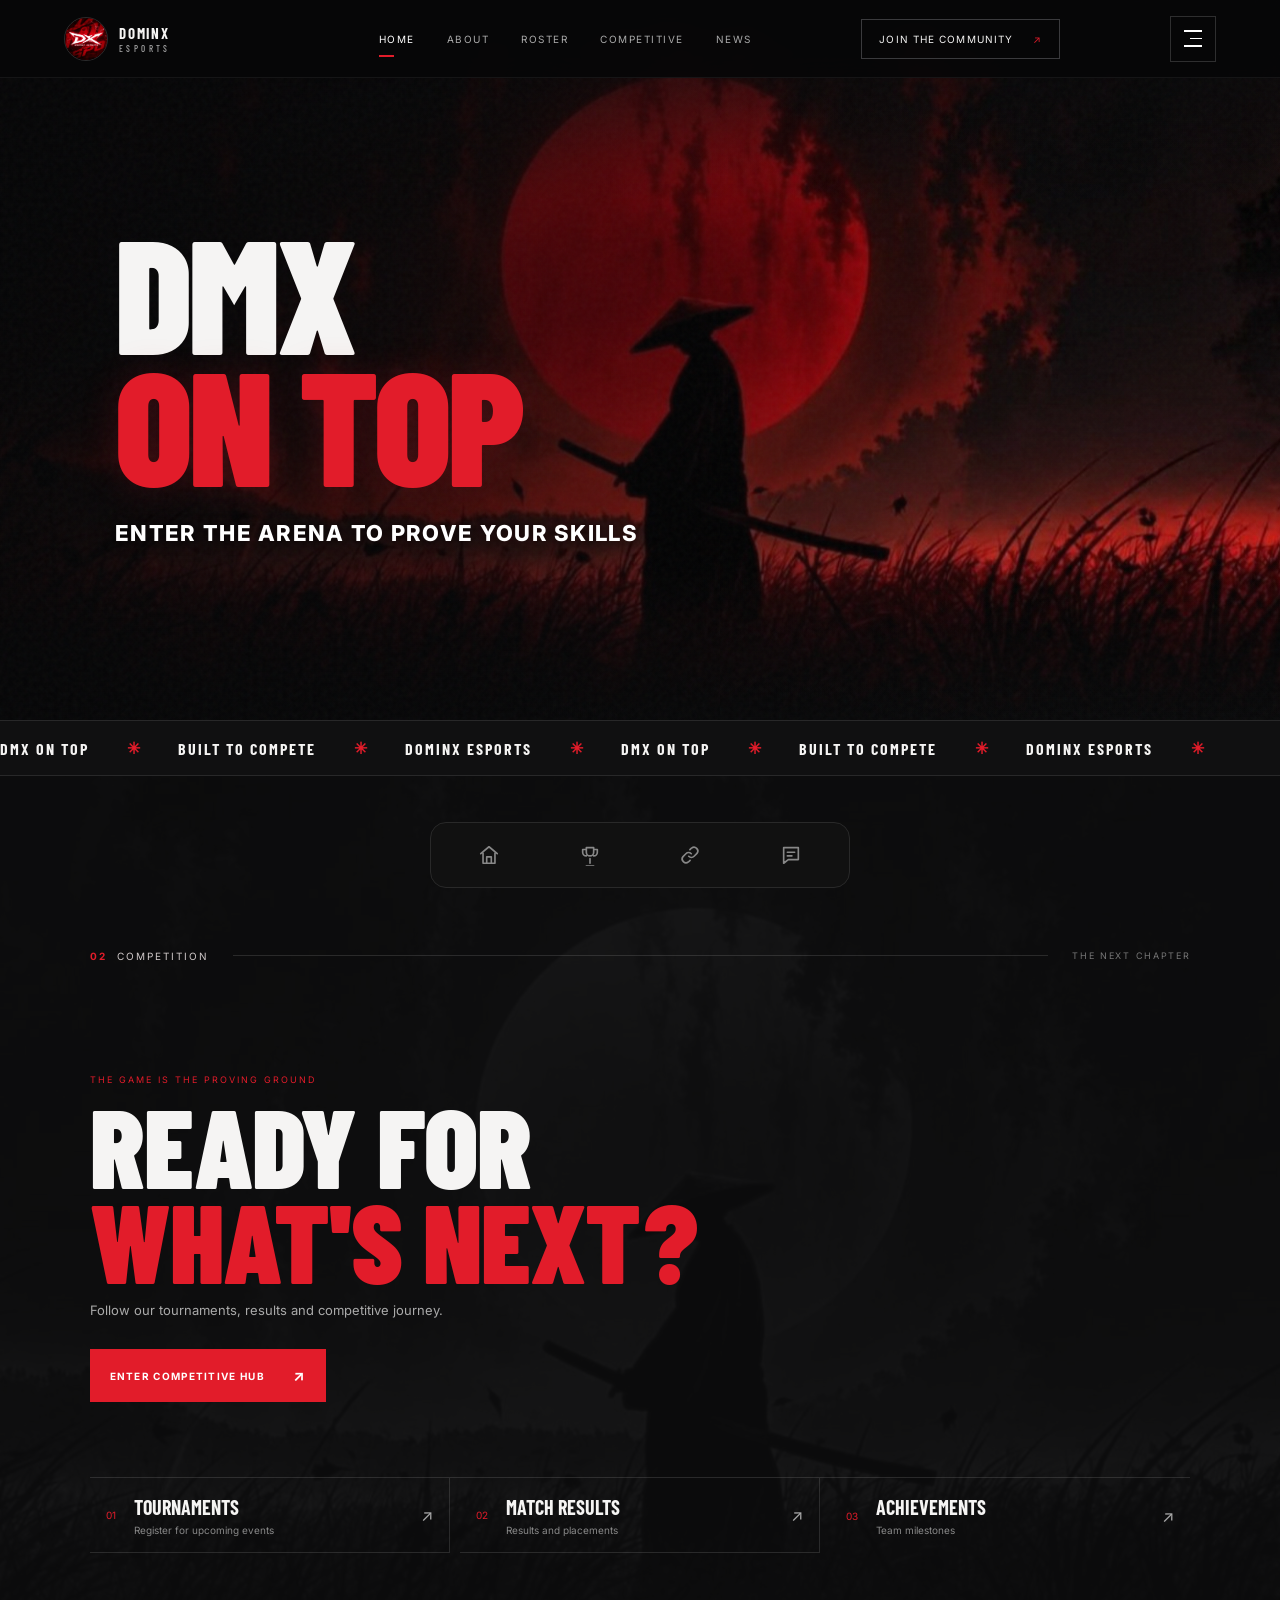
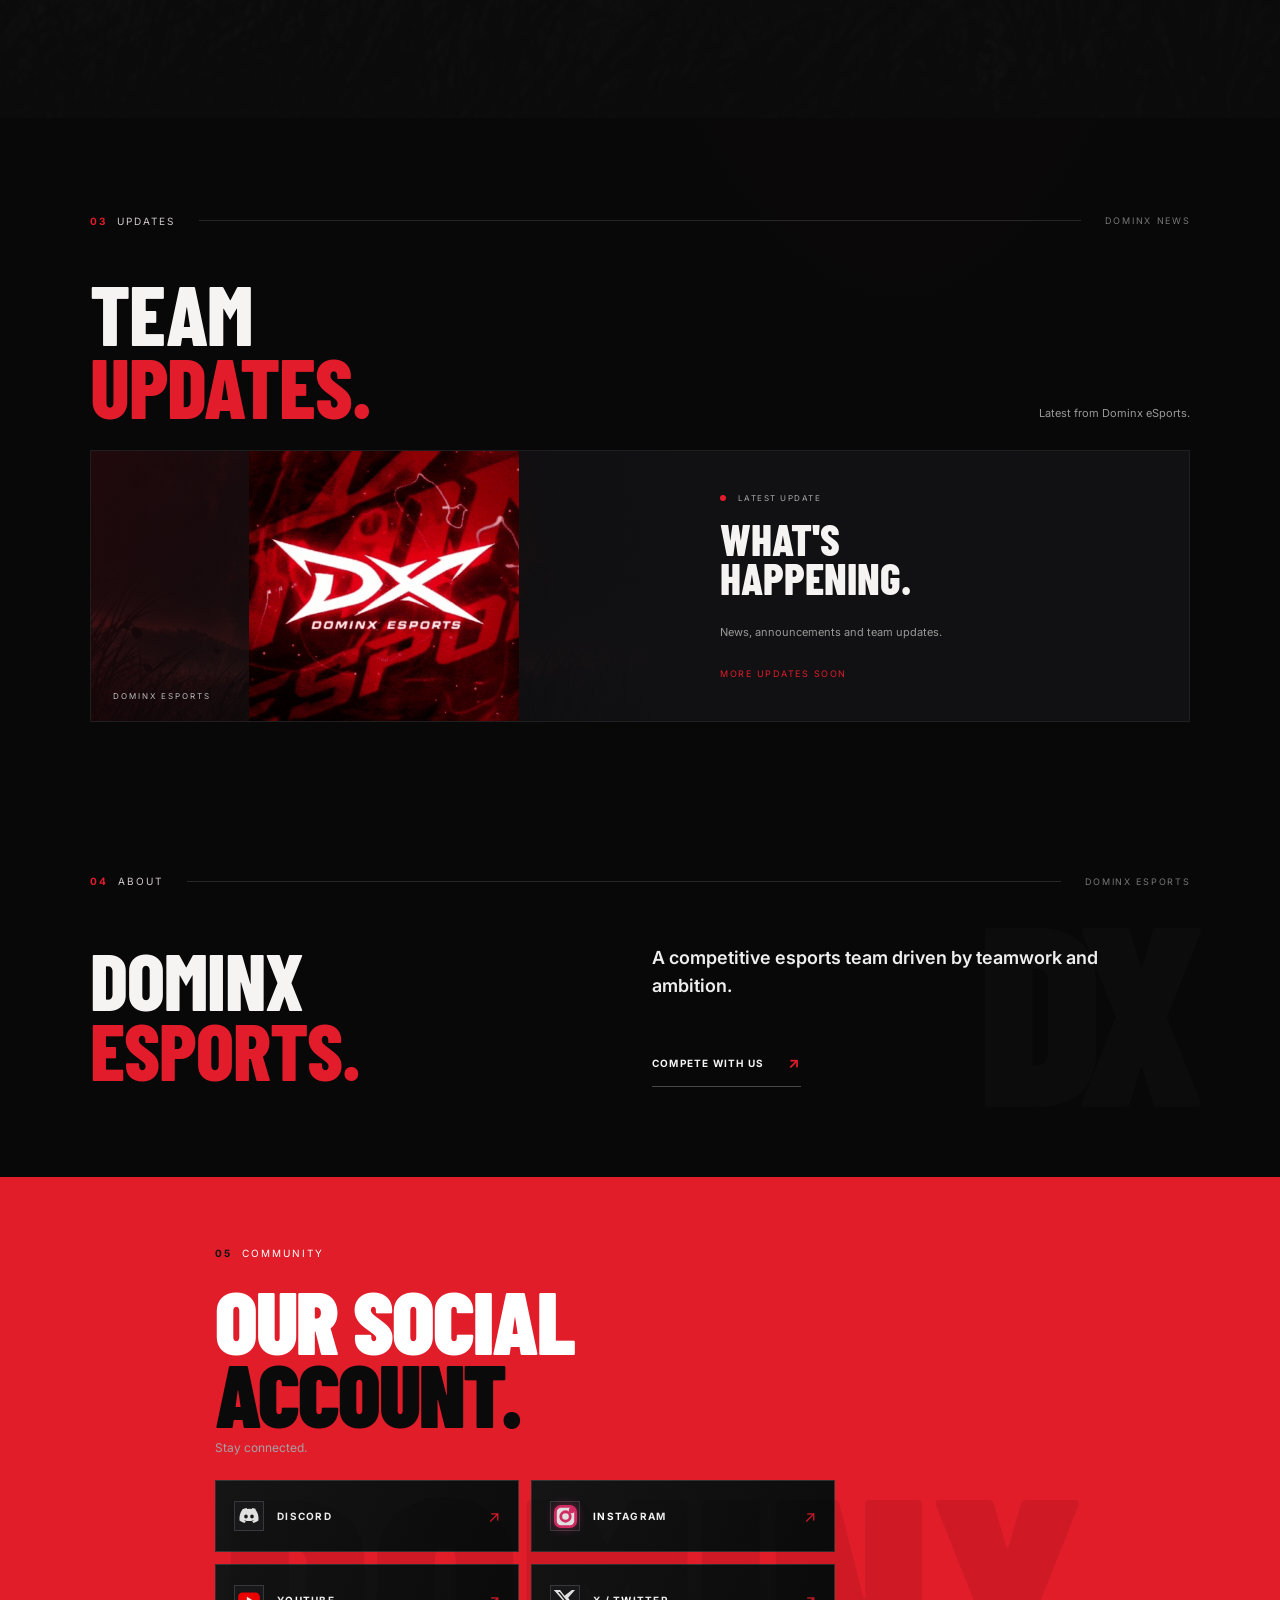
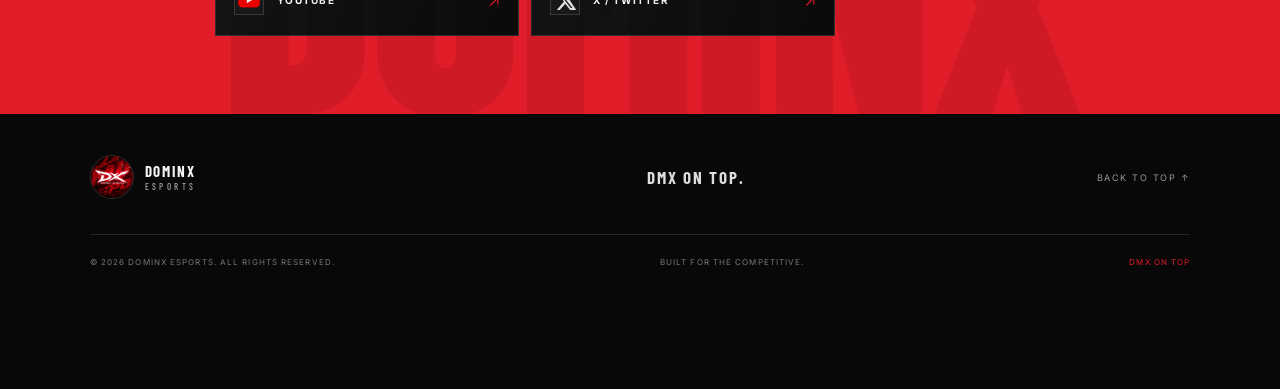
<file: dominx-pro/index.html>
<!doctype html>
<html lang="en">
<head>
  <meta charset="utf-8"><meta name="viewport" content="width=device-width, initial-scale=1">
  <meta name="theme-color" content="#080809"><meta name="description" content="Dominx Esports — DMX ON TOP A competitive gaming organization built around ambition, discipline and teamwork.">
  <title>DOMINX ESPORTS — DMX ON TOP</title>
  <link rel="preconnect" href="https://fonts.googleapis.com"><link rel="preconnect" href="https://fonts.gstatic.com" crossorigin>
  <link href="https://fonts.googleapis.com/css2?family=Barlow+Condensed:wght@400;500;600;700;800;900&family=Inter:wght@400;500;600;700&display=swap" rel="stylesheet">
  <link rel="stylesheet" href="styles.css">
</head>
<body>
  <div class="preloader" aria-hidden="true"><span class="pre-logo">D<span>X</span></span><span class="load-line"><i></i></span></div>
  <header class="header" id="top">
    <a class="brand" href="#home" aria-label="Dominx Esports home"><img src="assets/dominx-logo.png" alt="Dominx Esports logo"><span class="brand-word">DOMINX <b>ESPORTS</b></span></a>
    <nav class="desktop-nav" aria-label="Main navigation"><a class="active" href="#home">HOME</a><a href="#about">ABOUT</a><a href="roster.html">ROSTER</a><a href="competitive.html">COMPETITIVE</a><a href="#news">NEWS</a></nav>
    <a class="header-cta" href="#community">JOIN THE COMMUNITY <span>↗</span></a>
    <button class="menu-toggle" aria-label="Open navigation menu" aria-expanded="false"><span></span><span></span><span></span></button>
  </header>
  <div class="menu-overlay" aria-hidden="true"><div class="menu-inner"><p class="eyebrow">NAVIGATION / 01</p><nav><a href="#home"><small>01</small> HOME</a><a href="#about"><small>02</small> ABOUT</a><a href="roster.html"><small>03</small> ROSTER</a><a href="#news"><small>04</small> NEWS</a><a href="#community"><small>05</small> COMMUNITY</a><a href="admin.html"><small>06</small> ADMIN LOGIN</a></nav><p class="menu-bottom">DMX ON TOP — DOMINX ESPORTS</p></div></div>
  <main>
    <section class="hero" id="home">
      <div class="hero-art"></div><div class="hero-grain"></div><div class="hero-content">
        <h1>DMX<br><span>ON TOP</span></h1>
        <p class="hero-desc">ENTER THE ARENA TO PROVE YOUR SKILLS</p>
      </div>
    </section>

    <div class="ticker" aria-label="Dominx slogan"><div class="ticker-track"><span>DMX ON TOP</span><b>✳</b><span>BUILT TO COMPETE</span><b>✳</b><span>DOMINX ESPORTS</span><b>✳</b><span>DMX ON TOP</span><b>✳</b><span>BUILT TO COMPETE</span><b>✳</b><span>DOMINX ESPORTS</span><b>✳</b></div></div>
    
    <section class="competitive" id="competitive"><div class="competitive-bg"></div><div class="section competitive-content"><div class="section-head"><p class="eyebrow"><span>02</span> COMPETITION</p><span class="section-rule"></span><p class="section-meta">THE NEXT CHAPTER</p></div><div class="comp-main reveal"><p class="comp-label">THE GAME IS THE PROVING GROUND</p><h2>READY FOR<br><span>WHAT'S NEXT?</span></h2><p class="comp-desc">Follow our tournaments, results and competitive journey.</p><a class="btn-primary" href="competitive.html">ENTER COMPETITIVE HUB <span>↗</span></a></div><div class="comp-panels"><a class="comp-panel" href="competitive.html#tournaments"><span class="panel-no">01</span><div><h3>TOURNAMENTS</h3><p>Register for upcoming events</p></div><span class="panel-arrow">↗</span></a><a class="comp-panel" href="competitive.html#results"><span class="panel-no">02</span><div><h3>MATCH RESULTS</h3><p>Results and placements</p></div><span class="panel-arrow">↗</span></a><a class="comp-panel" href="competitive.html#achievements"><span class="panel-no">03</span><div><h3>ACHIEVEMENTS</h3><p>Team milestones</p></div><span class="panel-arrow">↗</span></a></div></div></section>
    <section class="section news" id="news"><div class="section-head"><p class="eyebrow"><span>03</span> UPDATES</p><span class="section-rule"></span><p class="section-meta">DOMINX NEWS</p></div><div class="news-heading"><h2>TEAM<br><em>UPDATES.</em></h2><p>Latest from Dominx eSports.</p></div><div class="news-feature reveal"><div class="news-image"><div class="news-image-logo"><img src="assets/dominx-logo.png" alt="Dominx Esports emblem"></div><span class="news-image-caption">DOMINX ESPORTS</span></div><div class="news-feature-info"><span class="news-category"><i></i> LATEST UPDATE</span><h3>WHAT'S<br>HAPPENING.</h3><p>News, announcements and team updates.</p><span class="news-coming">MORE UPDATES SOON</span></div></div></section>
    <section class="section about" id="about"><div class="section-head"><p class="eyebrow"><span>04</span> ABOUT</p><span class="section-rule"></span><p class="section-meta">DOMINX ESPORTS</p></div><div class="about-grid"><div class="about-title reveal"><h2>DOMINX<br><em>ESPORTS.</em></h2><div class="about-mark">DOMINX ESPORTS</div></div><div class="about-copy reveal"><p class="lead">A competitive esports team driven by teamwork and ambition.</p><a class="text-link" href="competitive.html">COMPETE WITH US <span>↗</span></a></div></div></div></div></section>
    <section class="community" id="community"><div class="community-inner reveal"><p class="eyebrow"><span>05</span> COMMUNITY</p><h2>OUR SOCIAL<br><em>ACCOUNT.</em></h2><p>Stay connected.</p><div class="community-actions social-grid"><a href="#" class="social-link social-tile" data-social="discord"><span class="social-mark discord-mark"><svg viewBox="0 0 24 24"><path fill="currentColor" d="M19.5 5.3A17 17 0 0 0 15.3 4l-.5 1a15 15 0 0 0-4.6 0l-.5-1a17 17 0 0 0-4.2 1.3C2.9 9 2.2 12.7 2.5 16.4a17 17 0 0 0 5.2 2.7l1.1-1.8-1.7-.8.4-.3a12 12 0 0 0 9 0l.4.3-1.7.8 1.1 1.8a17 17 0 0 0 5.2-2.7c.4-4.3-.7-8-3.3-11.1ZM9 14.5c-1 0-1.8-.9-1.8-2s.8-2 1.8-2 1.8.9 1.8 2-.8 2-1.8 2Zm6 0c-1 0-1.8-.9-1.8-2s.8-2 1.8-2 1.8.9 1.8 2-.8 2-1.8 2Z"/></svg></span><span class="social-label">DISCORD</span><span class="social-arrow">↗</span></a><a href="#" class="social-link social-tile" data-social="instagram"><span class="social-mark instagram-mark"><svg viewBox="0 0 24 24" fill="none" xmlns="http://www.w3.org/2000/svg"><rect x="3" y="3" width="18" height="18" rx="5" stroke="#E1306C" stroke-width="2.2"/><circle cx="12" cy="12" r="4.2" stroke="#E1306C" stroke-width="2.2"/><circle cx="17.5" cy="6.5" r="1.3" fill="#E1306C"/></svg></span><span class="social-label">INSTAGRAM</span><span class="social-arrow">↗</span></a><a href="#" class="social-link social-tile" data-social="youtube"><span class="social-mark youtube-mark"><svg viewBox="0 0 24 24" aria-hidden="true"><rect x="2" y="5" width="20" height="14" rx="4" fill="#FF0000"/><path d="M10 9l5 3-5 3z" fill="#FFFFFF"/></svg></span><span class="social-label">YOUTUBE</span><span class="social-arrow">↗</span></a><a href="#" class="social-link social-tile" data-social="x"><span class="social-mark x-mark"><svg viewBox="0 0 24 24"><path fill="currentColor" d="M18.9 2H22l-6.8 7.8L23.2 22h-6.1l-4.8-6.3L6.8 22H3.7l7.3-8.4L.8 2h6.3l4.4 5.8L18.9 2Zm-1.1 18h1.7L6.8 3.9H5.1L17.8 20Z"/></svg></span><span class="social-label">X / TWITTER</span><span class="social-arrow">↗</span></a></div><div class="community-bg-word">DOMINX</div></div></section>
      
</main>
  <section class="quick-nav" id="quick-nav">
<a href="index.html#home" title="Home" aria-label="Home"><svg viewBox="0 0 24 24"><path d="M3 10.5 12 3l9 7.5M5.5 9.5V21h13V9.5M9.5 21v-7h5v7"/></svg></a>
<a href="competitive.html" title="Tournament" aria-label="Tournament"><svg viewBox="0 0 24 24"><path d="M8 4h8v5a4 4 0 0 1-8 0V4ZM8 6H4v3a4 4 0 0 0 4 4m8-7h4v3a4 4 0 0 1-4 4m-4 3v5m-4 3h8"/></svg></a>
<a href="social.html" title="Social" aria-label="Social"><svg viewBox="0 0 24 24" aria-hidden="true"><path d="M10.6 13.4a4.2 4.2 0 0 0 5.9 0l3.1-3.1a4.2 4.2 0 0 0-5.9-5.9l-1.8 1.8"/><path d="M13.4 10.6a4.2 4.2 0 0 0-5.9 0l-3.1 3.1a4.2 4.2 0 0 0 5.9 5.9l1.8-1.8"/></svg></a>
<a href="#review" title="Review" aria-label="Review"><svg viewBox="0 0 24 24"><path d="M4 4h16v13H9l-5 4V4Zm4 5h8m-8 4h5"/></svg></a>
</section>
<footer class="footer"><div class="footer-top"><a class="brand footer-brand" href="#home"><img src="assets/dominx-logo.png" alt="Dominx logo"><span class="brand-word">DOMINX <b>ESPORTS</b></span></a><p>DMX ON TOP.</p><a class="back-top" href="#top">BACK TO TOP ↑</a></div><div class="footer-bottom"><span>© <span id="year"></span> DOMINX ESPORTS. ALL RIGHTS RESERVED.</span><span>BUILT FOR THE COMPETITIVE.</span><span class="footer-red">DMX ON TOP</span></div></footer>
  <div class="toast" role="status" aria-live="polite"></div>
  <script src="script.js"></script>
</body></html>
</file>
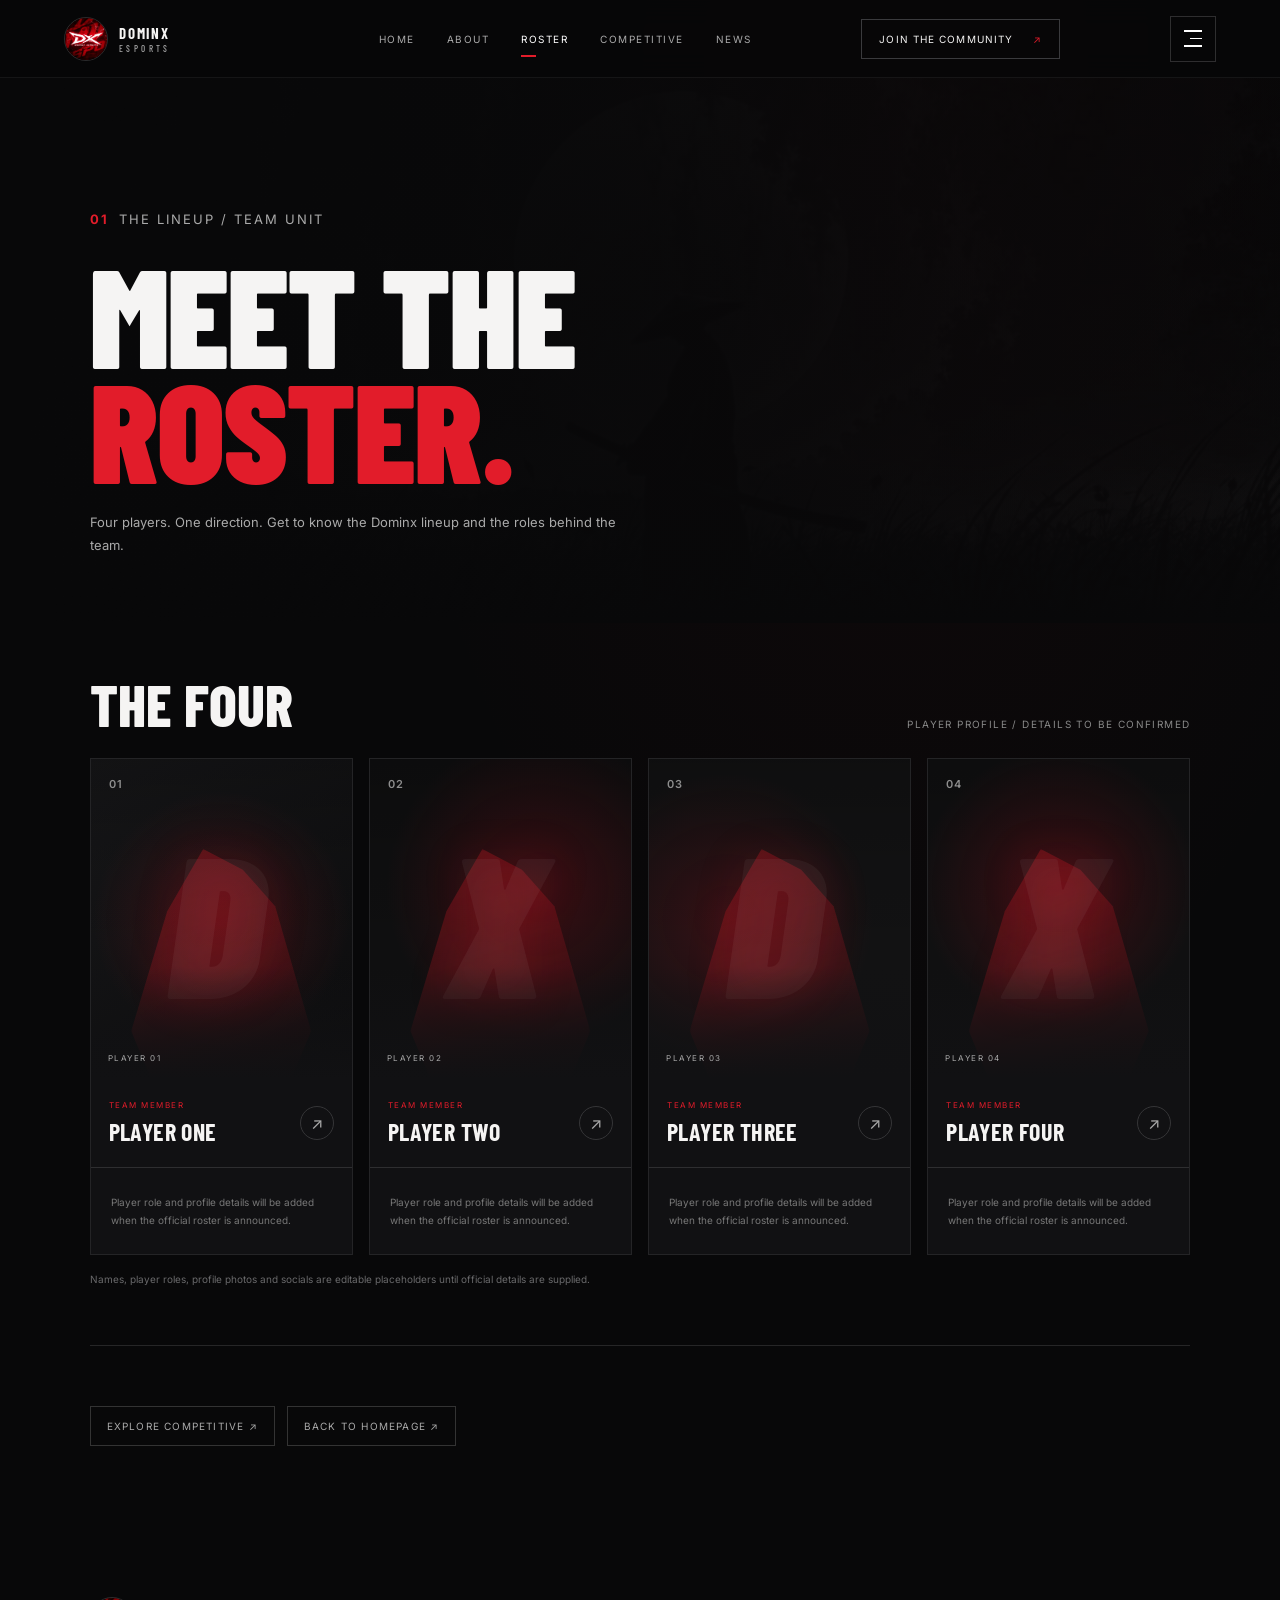
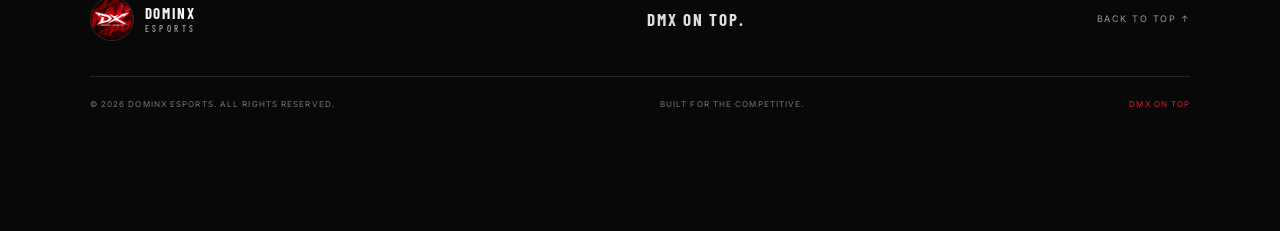
<file: dominx-pro/roster.html>
<!doctype html><html lang="en"><head><meta charset="utf-8"><meta name="viewport" content="width=device-width,initial-scale=1"><meta name="theme-color" content="#080809"><meta name="description" content="Meet the Dominx Esports lineup."><title>Roster | DOMINX ESPORTS</title><link rel="preconnect" href="https://fonts.googleapis.com"><link rel="preconnect" href="https://fonts.gstatic.com" crossorigin><link href="https://fonts.googleapis.com/css2?family=Barlow+Condensed:wght@400;500;600;700;800;900&family=Inter:wght@400;500;600;700&display=swap" rel="stylesheet"><link rel="stylesheet" href="styles.css"></head><body><header class="header" id="top"><a class="brand" href="index.html"><img src="assets/dominx-logo.png" alt="Dominx Esports logo"><span class="brand-word">DOMINX <b>ESPORTS</b></span></a><nav class="desktop-nav"><a href="index.html">HOME</a><a href="index.html#about">ABOUT</a><a class="active" href="roster.html">ROSTER</a><a href="competitive.html">COMPETITIVE</a><a href="index.html#news">NEWS</a></nav><a class="header-cta" href="index.html#community">JOIN THE COMMUNITY <span>↗</span></a><button class="menu-toggle" aria-label="Open navigation menu" aria-expanded="false"><span></span><span></span><span></span></button></header><div class="menu-overlay" aria-hidden="true"><div class="menu-inner"><p class="eyebrow">NAVIGATION / DOMINX</p><nav><a href="index.html"><small>01</small> HOME</a><a href="index.html#about"><small>02</small> ABOUT</a><a href="roster.html"><small>03</small> ROSTER</a><a href="competitive.html"><small>04</small> COMPETITIVE</a><a href="index.html#news"><small>05</small> NEWS</a><a href="index.html#community"><small>06</small> COMMUNITY</a></nav><p class="menu-bottom">DMX ON TOP — DOMINX ESPORTS</p></div></div><main class="subpage-main"><section class="page-hero"><div class="page-hero-content"><p class="eyebrow"><span>01</span> THE LINEUP / TEAM UNIT</p><h1>MEET THE<br><em>ROSTER.</em></h1><p>Four players. One direction. Get to know the Dominx lineup and the roles behind the team.</p></div></section><section class="page-content"><div class="page-section-heading reveal"><h2>THE FOUR</h2><p>PLAYER PROFILE / DETAILS TO BE CONFIRMED</p></div><div class="roster-page-grid"><article class="player-card reveal"><div class="player-art art-one"><div class="player-number">01</div><div class="player-silhouette">D</div><span class="card-tag">PLAYER 01</span></div><div class="player-info"><div><p class="player-role">TEAM MEMBER</p><h3>PLAYER ONE</h3></div><span class="player-arrow">↗</span></div><div class="profile-placeholder">Player role and profile details will be added when the official roster is announced.</div></article><article class="player-card reveal"><div class="player-art art-two"><div class="player-number">02</div><div class="player-silhouette">X</div><span class="card-tag">PLAYER 02</span></div><div class="player-info"><div><p class="player-role">TEAM MEMBER</p><h3>PLAYER TWO</h3></div><span class="player-arrow">↗</span></div><div class="profile-placeholder">Player role and profile details will be added when the official roster is announced.</div></article><article class="player-card reveal"><div class="player-art art-three"><div class="player-number">03</div><div class="player-silhouette">D</div><span class="card-tag">PLAYER 03</span></div><div class="player-info"><div><p class="player-role">TEAM MEMBER</p><h3>PLAYER THREE</h3></div><span class="player-arrow">↗</span></div><div class="profile-placeholder">Player role and profile details will be added when the official roster is announced.</div></article><article class="player-card reveal"><div class="player-art art-four"><div class="player-number">04</div><div class="player-silhouette">X</div><span class="card-tag">PLAYER 04</span></div><div class="player-info"><div><p class="player-role">TEAM MEMBER</p><h3>PLAYER FOUR</h3></div><span class="player-arrow">↗</span></div><div class="profile-placeholder">Player role and profile details will be added when the official roster is announced.</div></article></div><p class="roster-note">Names, player roles, profile photos and socials are editable placeholders until official details are supplied.</p><div class="section-divider"></div><div class="subpage-footer-links"><a href="competitive.html">EXPLORE COMPETITIVE ↗</a><a href="index.html">BACK TO HOMEPAGE ↗</a></div></section></main><footer class="footer"><div class="footer-top"><a class="brand footer-brand" href="index.html"><img src="assets/dominx-logo.png" alt="Dominx logo"><span class="brand-word">DOMINX <b>ESPORTS</b></span></a><p>DMX ON TOP.</p><a class="back-top" href="#top">BACK TO TOP ↑</a></div><div class="footer-bottom"><span>© <span id="year"></span> DOMINX ESPORTS. ALL RIGHTS RESERVED.</span><span>BUILT FOR THE COMPETITIVE.</span><span class="footer-red">DMX ON TOP</span></div></footer><script src="page.js"></script></body></html>
</file>
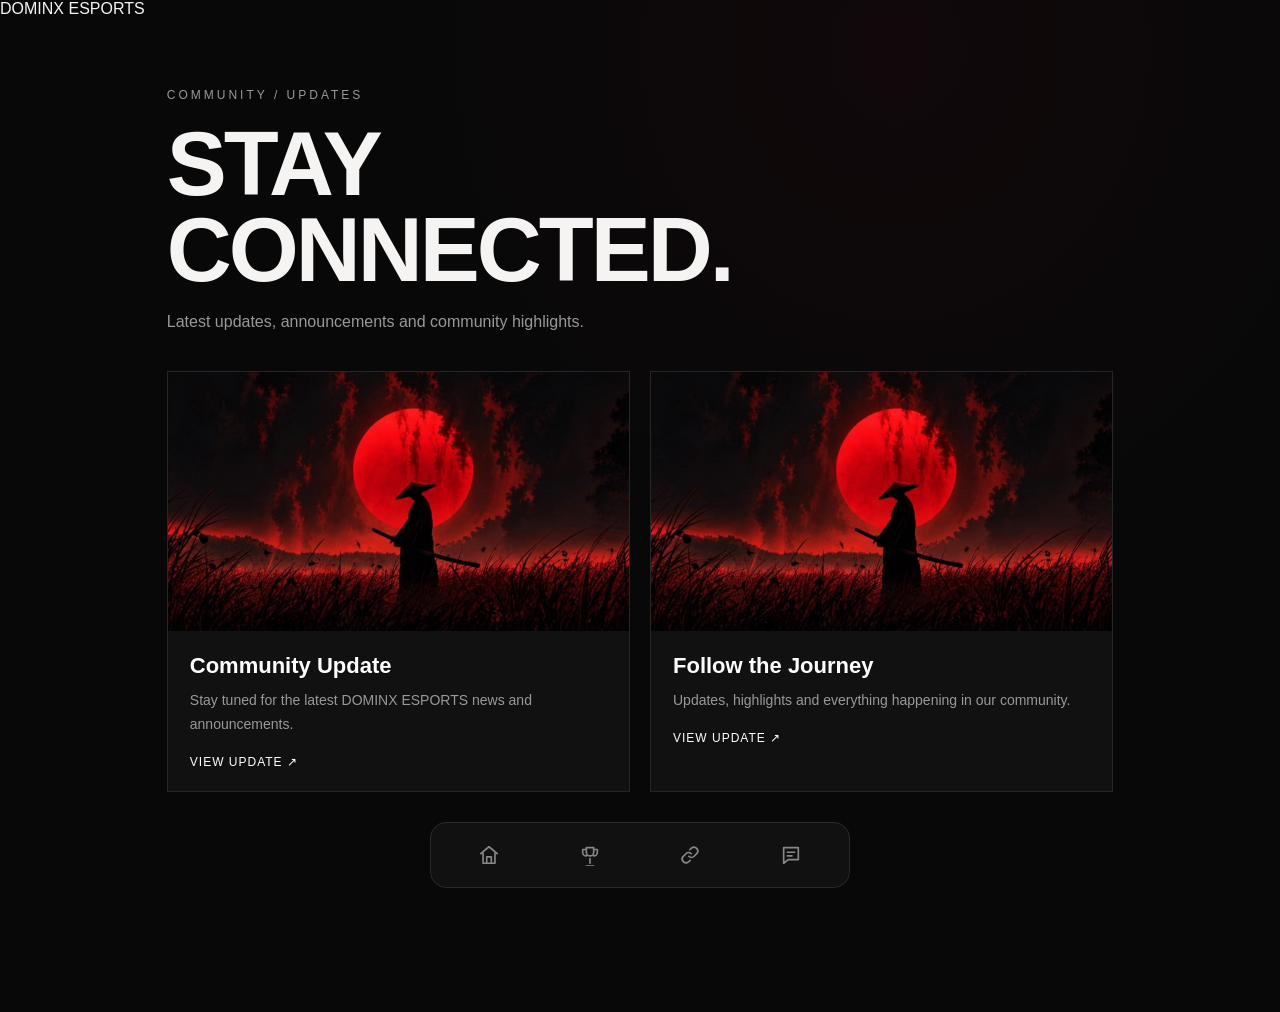
<file: dominx-pro/social.html>
<!DOCTYPE html>
<html lang="en">
<head>
<meta charset="UTF-8">
<meta name="viewport" content="width=device-width, initial-scale=1">
<title>Social | DOMINX ESPORTS</title>
<link rel="stylesheet" href="styles.css">
<style>
.social-page{max-width:1100px;margin:auto;padding:70px 6% 120px}
.social-page .eyebrow{color:#999;letter-spacing:3px;font-size:12px}
.social-page h1{font-size:clamp(42px,9vw,90px);letter-spacing:-3px;line-height:.95;margin:20px 0}
.social-page .intro{color:#999;margin:20px 0 40px}
.social-grid{display:grid;grid-template-columns:repeat(2,minmax(0,1fr));gap:20px}
.social-card{display:block;text-decoration:none;color:#fff;border:1px solid #262626;background:#111;overflow:hidden;transition:.25s}
.social-card:hover{border-color:#555;transform:translateY(-3px)}
.social-card img{display:block;width:100%;aspect-ratio:16/9;object-fit:cover}
.social-card .info{padding:22px}
.social-card h2{font-size:22px;margin:0 0 10px}
.social-card p{font-size:14px;line-height:1.7;color:#999;margin:0}
.social-card .open{display:block;margin-top:18px;font-size:12px;letter-spacing:1px}
@media(max-width:650px){.social-grid{grid-template-columns:1fr}.social-page{padding-top:40px}}
</style>
</head>
<body>
<header class="site-header">
<a href="index.html" class="logo">DOMINX <span>ESPORTS</span></a>
</header>
<main class="social-page">
<p class="eyebrow">COMMUNITY / UPDATES</p>
<h1>STAY<br>CONNECTED.</h1>
<p class="intro">Latest updates, announcements and community highlights.</p>
<div class="social-grid">
<a class="social-card" href="#" target="_blank">
<img src="assets/samurai-banner.jpg" alt="Dominx update banner">
<div class="info">
<h2>Community Update</h2>
<p>Stay tuned for the latest DOMINX ESPORTS news and announcements.</p>
<span class="open">VIEW UPDATE ↗</span>
</div>
</a>
<a class="social-card" href="#" target="_blank">
<img src="assets/samurai-banner.jpg" alt="Dominx community banner">
<div class="info">
<h2>Follow the Journey</h2>
<p>Updates, highlights and everything happening in our community.</p>
<span class="open">VIEW UPDATE ↗</span>
</div>
</a>
</div>
</main>
<section class="quick-nav" id="quick-nav">
<a href="index.html#home" aria-label="Home" title="Home"><svg viewBox="0 0 24 24"><path d="M3 10.5 12 3l9 7.5M5.5 9.5V21h13V9.5M9.5 21v-7h5v7"/></svg></a>
<a href="competitive.html" aria-label="Tournament" title="Tournament"><svg viewBox="0 0 24 24"><path d="M8 4h8v5a4 4 0 0 1-8 0V4ZM8 6H4v3a4 4 0 0 0 4 4m8-7h4v3a4 4 0 0 1-4 4m-4 3v5m-4 3h8"/></svg></a>
<a href="social.html" aria-label="Social" title="Social"><svg viewBox="0 0 24 24" aria-hidden="true"><path d="M10.6 13.4a4.2 4.2 0 0 0 5.9 0l3.1-3.1a4.2 4.2 0 0 0-5.9-5.9l-1.8 1.8"/><path d="M13.4 10.6a4.2 4.2 0 0 0-5.9 0l-3.1 3.1a4.2 4.2 0 0 0 5.9 5.9l1.8-1.8"/></svg></a>
<a href="javascript:void(0)" aria-label="Review" title="Review"><svg viewBox="0 0 24 24"><path d="M4 4h16v13H9l-5 4V4Zm4 5h8m-8 4h5"/></svg></a>
</section>
</body>
</html>
</file>
<file: dominx-pro/styles.css>
:root{--black:#080809;--panel:#101012;--panel2:#171719;--white:#f5f4f3;--muted:#99989c;--red:#e21c2a;--red2:#a10f1b;--line:rgba(255,255,255,.12);--max:1280px}*{box-sizing:border-box}html{scroll-behavior:smooth;scroll-padding-top:82px}body{margin:0;background:var(--black);color:var(--white);font-family:Inter,Arial,sans-serif;overflow-x:hidden}body.menu-open{overflow:hidden}a{color:inherit;text-decoration:none}button{font:inherit}.preloader{position:fixed;inset:0;background:#070708;z-index:9999;display:flex;flex-direction:column;align-items:center;justify-content:center;gap:20px;transition:opacity .5s,visibility .5s}.preloader.hide{opacity:0;visibility:hidden}.pre-logo{font:900 52px 'Barlow Condensed';letter-spacing:-5px}.pre-logo span{color:var(--red)}.load-line{height:2px;width:110px;background:#29292a;overflow:hidden}.load-line i{display:block;height:100%;width:40%;background:var(--red);animation:load 1s ease-in-out infinite}@keyframes load{to{transform:translateX(270%)}}.header{height:78px;position:fixed;z-index:100;top:0;left:0;width:100%;display:flex;align-items:center;justify-content:space-between;padding:0 clamp(20px,5vw,76px);background:rgba(7,7,8,.84);border-bottom:1px solid rgba(255,255,255,.06);backdrop-filter:blur(14px)}.brand{display:flex;align-items:center;gap:11px;min-width:205px}.brand img{width:44px;height:44px;object-fit:cover;object-position:center;border-radius:50%;border:1px solid rgba(255,255,255,.15)}.brand-word{font:700 15px 'Barlow Condensed';letter-spacing:1.8px}.brand-word b{font-weight:500;color:#a7a7a7;display:block;font-size:9px;letter-spacing:3.4px;margin-top:1px}.desktop-nav{display:flex;gap:clamp(18px,2.5vw,38px);align-items:center}.desktop-nav a{font-size:10px;letter-spacing:1.5px;color:#aaa;transition:color .2s;position:relative;padding:12px 0}.desktop-nav a:hover,.desktop-nav a.active{color:white}.desktop-nav a.active:after{content:'';position:absolute;bottom:0;left:0;width:15px;height:2px;background:var(--red)}.header-cta{font-size:10px;letter-spacing:1.1px;border:1px solid #3a3a3d;padding:13px 17px;transition:.2s}.header-cta span{color:var(--red);margin-left:16px}.header-cta:hover{background:var(--red);border-color:var(--red)}.header-cta:hover span{color:white}.menu-toggle{width:46px;height:46px;border:1px solid rgba(255,255,255,.16);background:transparent;display:flex;flex-direction:column;justify-content:center;gap:6px;align-items:center;cursor:pointer;z-index:110;transition:.2s}.menu-toggle span{width:18px;height:1.5px;background:white;transition:.3s}.menu-toggle span:nth-child(2){width:12px;transform:translateX(3px)}.menu-toggle:hover{border-color:var(--red)}.menu-toggle[aria-expanded=true] span:first-child{transform:translateY(7.5px) rotate(45deg)}.menu-toggle[aria-expanded=true] span:nth-child(2){opacity:0}.menu-toggle[aria-expanded=true] span:last-child{transform:translateY(-7.5px) rotate(-45deg)}.menu-overlay{position:fixed;inset:0;z-index:90;background:#09090a;opacity:0;visibility:hidden;transform:translateY(-12px);transition:.35s;display:flex;align-items:center;padding:100px clamp(24px,9vw,140px) 45px}.menu-overlay.open{opacity:1;visibility:visible;transform:none}.menu-inner{width:min(100%,900px);margin:0 auto}.menu-inner .eyebrow{margin-bottom:32px}.menu-inner nav{display:grid;grid-template-columns:1fr 1fr;gap:8px 35px}.menu-inner nav a{font:800 clamp(30px,5vw,58px) 'Barlow Condensed';letter-spacing:.6px;border-bottom:1px solid var(--line);padding:10px 0;transition:color .2s,transform .2s}.menu-inner nav a:hover{color:var(--red);transform:translateX(7px)}.menu-inner nav small{font:500 11px Inter;color:var(--red);vertical-align:middle;margin-right:14px}.menu-bottom{margin-top:42px;color:#777;font-size:10px;letter-spacing:2px}.hero{height:min(850px,100svh);min-height:650px;position:relative;overflow:hidden;background:#0b0809;display:flex;align-items:center}.hero-art{position:absolute;inset:0;background-image:url('assets/samurai-banner.jpg');background-size:cover;background-position:center 44%;transform:scale(1.02);animation:herozoom 15s ease-in-out infinite alternate}.hero:after{content:'';position:absolute;inset:0;background:linear-gradient(90deg,rgba(5,5,6,.95) 0%,rgba(5,5,6,.72) 36%,rgba(5,5,6,.12) 80%),linear-gradient(0deg,#080809 0%,transparent 23%,rgba(0,0,0,.15) 72%,#080809 100%)}.hero-grain{position:absolute;inset:0;z-index:1;opacity:.08;background-image:url("data:image/svg+xml,%3Csvg viewBox='0 0 180 180' xmlns='http://www.w3.org/2000/svg'%3E%3Cfilter id='n'%3E%3CfeTurbulence type='fractalNoise' baseFrequency='.8' numOctaves='3' stitchTiles='stitch'/%3E%3C/filter%3E%3Crect width='100%25' height='100%25' filter='url(%23n)' opacity='.5'/%3E%3C/svg%3E")}.hero-content{position:relative;z-index:2;margin-left:clamp(24px,9vw,145px);margin-top:50px;max-width:720px}.hero-kicker,.eyebrow{font-size:10px;letter-spacing:2px;color:#d0c9c9;display:flex;align-items:center;gap:10px}.red-dot{width:6px;height:6px;background:var(--red);border-radius:50%;box-shadow:0 0 12px var(--red)}.kicker-line{width:40px;height:1px;background:#777}.hero h1{font:900 clamp(76px,12.5vw,160px)/.83 'Barlow Condensed';letter-spacing:-3px;margin:28px 0 26px;text-transform:uppercase}.hero h1 span{color:var(--red);text-shadow:0 8px 50px rgba(226,28,42,.15)}.hero-desc{font-size:14px;line-height:1.8;color:#b8b4b5}.hero-actions{display:flex;align-items:center;gap:24px;margin-top:32px}.btn-primary,.btn-quiet,.btn-outline{display:inline-flex;align-items:center;justify-content:space-between;gap:28px;padding:16px 19px;font-size:10px;letter-spacing:1.3px;font-weight:700;transition:.25s;min-height:48px}.btn-primary{background:var(--red);color:#fff;border:1px solid var(--red)}.btn-primary:hover{background:#f02a39;transform:translateY(-2px)}.btn-primary span,.btn-quiet span,.btn-outline span{font-size:15px}.btn-quiet{border-bottom:1px solid rgba(255,255,255,.28);padding-left:0;padding-right:0;color:#ddd}.btn-quiet:hover{color:var(--red);border-color:var(--red)}.hero-side-label{position:absolute;z-index:2;right:34px;top:50%;writing-mode:vertical-rl;transform:translateY(-50%);font-size:9px;letter-spacing:2.3px;color:#c1b6b7}.hero-scroll{position:absolute;z-index:2;left:clamp(24px,9vw,145px);bottom:44px;display:flex;align-items:center;gap:12px;font-size:9px;letter-spacing:1.6px;color:#a5a0a0}.hero-scroll span{width:34px;height:1px;background:var(--red)}.hero-index{position:absolute;right:clamp(24px,5vw,76px);bottom:43px;z-index:2;font:600 12px Inter;letter-spacing:1px}.hero-index i{font-style:normal;color:var(--red);padding:0 8px}.ticker{overflow:hidden;border-top:1px solid rgba(255,255,255,.1);border-bottom:1px solid rgba(255,255,255,.1);background:#101011;padding:17px 0}.ticker-track{display:flex;align-items:center;justify-content:space-around;gap:38px;white-space:nowrap;animation:ticker 28s linear infinite;width:max-content}.ticker-track span{font:700 16px 'Barlow Condensed';letter-spacing:2px}.ticker-track b{color:var(--red);font-size:16px}@keyframes ticker{to{transform:translateX(-45%)}}.section{padding:110px clamp(24px,7vw,100px);max-width:1440px;margin:0 auto}.section-head{display:flex;align-items:center;gap:24px}.eyebrow{margin:0;white-space:nowrap}.eyebrow span{color:var(--red);font-weight:700}.section-rule{height:1px;background:var(--line);flex:1}.section-meta{font-size:9px;color:#777;letter-spacing:1.7px;white-space:nowrap}.about-grid{display:grid;grid-template-columns:1fr 1fr;gap:50px;margin:75px 0 70px;align-items:center}.about-title h2,.roster-intro h2,.news-heading h2{font:800 clamp(60px,8vw,112px)/.88 'Barlow Condensed';letter-spacing:-1px;margin:0}.about-title h2 em,.roster-intro h2 em,.news-heading h2 em{font-style:normal;color:var(--red)}.about-mark{font:900 48px 'Barlow Condensed';letter-spacing:-6px;color:#2b2b2d;margin-top:32px}.about-mark span{color:var(--red)}.about-copy{max-width:520px}.about-copy .lead{font-size:21px;line-height:1.5;font-weight:600;color:#eee;margin:0 0 20px}.about-copy>p:not(.lead){color:#999;line-height:1.9;font-size:13px}.text-link{display:inline-flex;gap:24px;align-items:center;font-size:10px;font-weight:700;letter-spacing:1.3px;border-bottom:1px solid #48484b;padding:14px 0;margin-top:18px}.text-link span{color:var(--red);font-size:15px}.values-row{display:grid;grid-template-columns:repeat(3,1fr);border-top:1px solid var(--line);border-bottom:1px solid var(--line)}.values-row>div{padding:26px 24px;border-right:1px solid var(--line)}.values-row>div:first-child{padding-left:0}.values-row>div:last-child{border:0}.values-row small{font-size:9px;color:var(--red);letter-spacing:1.5px}.values-row h3{font:700 22px 'Barlow Condensed';margin:12px 0 5px}.values-row p{font-size:11px;color:#858588;margin:0}.roster{padding-top:105px;padding-bottom:120px}.roster-intro{display:flex;align-items:end;justify-content:space-between;margin:70px 0 35px}.roster-intro p{font-size:12px;line-height:1.8;color:#929295;margin:0 0 5px}.players-grid{display:grid;grid-template-columns:repeat(4,minmax(0,1fr));gap:18px}.player-card{min-width:0;background:#111113;border:1px solid rgba(255,255,255,.08);transition:transform .3s,border-color .3s;overflow:hidden}.player-card:hover{transform:translateY(-6px);border-color:rgba(226,28,42,.55)}.player-art{height:320px;position:relative;overflow:hidden;display:flex;align-items:center;justify-content:center;background:radial-gradient(circle at 50% 50%,rgba(176,15,28,.26),transparent 62%),linear-gradient(145deg,#171719,#0c0c0d)}.player-art:before{content:'';position:absolute;width:180px;height:260px;left:50%;bottom:-30px;transform:translateX(-50%);background:linear-gradient(160deg,rgba(226,28,42,.35),rgba(10,10,11,0));clip-path:polygon(40% 0,62% 8%,80% 22%,100% 70%,82% 100%,18% 100%,0 70%,20% 24%);filter:blur(1px)}.player-art:after{content:'';position:absolute;inset:0;background:linear-gradient(0deg,#111113 0%,transparent 35%,rgba(0,0,0,.08) 70%,rgba(0,0,0,.2))}.player-number{position:absolute;top:18px;left:18px;font:600 11px Inter;color:#aaa;letter-spacing:1px}.player-silhouette{font:900 200px 'Barlow Condensed';color:rgba(255,255,255,.05);line-height:1;transform:skew(-8deg);text-shadow:0 0 45px rgba(226,28,42,.15)}.card-tag{position:absolute;bottom:16px;left:17px;font-size:8px;letter-spacing:1.5px;color:#aaa;z-index:2}.art-two{background:radial-gradient(circle at 65% 40%,rgba(160,12,26,.3),transparent 60%),#0f0f10}.art-three{background:radial-gradient(circle at 30% 50%,rgba(160,12,26,.25),transparent 60%),#121213}.art-four{background:radial-gradient(circle at 50% 40%,rgba(160,12,26,.32),transparent 60%),#101011}.player-info{padding:19px 18px;display:flex;align-items:center;justify-content:space-between}.player-role{font-size:8px;letter-spacing:1.5px;color:var(--red);margin:0 0 7px}.player-info h3{font:700 24px 'Barlow Condensed';margin:0;letter-spacing:.4px}.player-arrow{color:#aaa;border:1px solid #353537;border-radius:50%;width:34px;height:34px;display:grid;place-items:center;transition:.2s}.player-card:hover .player-arrow{color:#fff;background:var(--red);border-color:var(--red)}.roster-note{font-size:10px;color:#69696b;margin-top:18px}.competitive{max-width:none;padding:0;background:#0d0d0e;position:relative;overflow:hidden}.competitive-bg{position:absolute;inset:0;background:url('assets/samurai-banner.jpg') center/cover;opacity:.13;filter:grayscale(1)}.competitive-content{position:relative}.comp-main{padding:95px 0 75px;max-width:760px}.comp-label{font-size:9px;letter-spacing:2px;color:var(--red)}.comp-main h2{font:900 clamp(62px,9vw,112px)/.85 'Barlow Condensed';margin:24px 0 22px;letter-spacing:-1px}.comp-main h2 span{color:var(--red)}.comp-desc{font-size:13px;line-height:1.8;color:#aaa;max-width:470px;margin-bottom:28px}.comp-panels{border-top:1px solid var(--line);display:grid;grid-template-columns:repeat(3,1fr)}.comp-panel{display:flex;gap:18px;align-items:center;border-right:1px solid var(--line);padding:25px 22px 25px 0}.comp-panel:last-child{border:0}.panel-no{font-size:10px;color:var(--red)}.comp-panel h3{font:700 20px 'Barlow Condensed';margin:0 0 5px}.comp-panel p{font-size:10px;color:#888;margin:0}.panel-arrow{margin-left:auto;color:#aaa}.news{padding-top:110px;padding-bottom:120px}.news-heading{display:flex;justify-content:space-between;align-items:end;margin:65px 0 38px}.news-heading p{font-size:12px;line-height:1.8;color:#999;max-width:370px;margin:0}.news-feature{display:grid;grid-template-columns:1.15fr 1fr;background:#111113;border:1px solid rgba(255,255,255,.08)}.news-image{min-height:340px;position:relative;overflow:hidden;background:linear-gradient(135deg,#28090d,#080809 70%)}.news-image:before{content:'';position:absolute;inset:0;background:url('assets/samurai-banner.jpg') center/cover;opacity:.22;filter:grayscale(.4)}.news-image:after{content:'';position:absolute;inset:0;background:linear-gradient(90deg,transparent,#111113)}.news-image-logo{position:absolute;inset:0;display:grid;place-items:center;z-index:1}.news-image-logo img{width:min(58%,270px);height:auto;object-fit:contain;mix-blend-mode:screen}.news-image-caption{position:absolute;z-index:2;bottom:20px;left:22px;font-size:8px;letter-spacing:2px;color:#bbb}.news-feature-info{padding:clamp(30px,5vw,60px);display:flex;flex-direction:column;justify-content:center}.news-category{font-size:8px;letter-spacing:1.5px;color:#aaa}.news-category i{display:inline-block;width:6px;height:6px;background:var(--red);border-radius:50%;margin-right:8px}.news-feature-info h3{font:800 clamp(30px,4vw,52px)/.9 'Barlow Condensed';margin:23px 0}.news-feature-info>p{font-size:12px;line-height:1.8;color:#999;max-width:380px}.news-coming{margin-top:24px;color:var(--red);font-size:9px;letter-spacing:1.5px}.community{background:#e11d2a;color:#fff;position:relative;overflow:hidden;padding:100px clamp(24px,7vw,100px)}.community-inner{max-width:1240px;margin:0 auto;position:relative;z-index:1}.community .eyebrow{color:#fff}.community .eyebrow span{color:#111}.community h2{font:900 clamp(65px,10vw,130px)/.83 'Barlow Condensed';letter-spacing:-2px;margin:50px 0 25px}.community h2 em{font-style:normal;color:#0a0a0b}.community-inner>p:not(.eyebrow){font-size:13px;color:#f3c5c8}.community-actions{display:flex;flex-wrap:wrap;gap:10px;margin-top:32px}.community .btn-primary{background:#09090a;border-color:#09090a}.community .btn-primary:hover{background:#252527}.btn-outline{border:1px solid rgba(255,255,255,.55)}.btn-outline:hover{background:rgba(0,0,0,.15)}.community-bg-word{position:absolute;right:-20px;bottom:-110px;font:900 clamp(110px,24vw,310px) 'Barlow Condensed';color:rgba(0,0,0,.08);line-height:1;pointer-events:none}.footer{padding:36px clamp(24px,7vw,100px) 22px;background:#080809}.footer-top{max-width:1240px;margin:0 auto;display:flex;align-items:center;justify-content:space-between;padding-bottom:30px;border-bottom:1px solid var(--line)}.footer-top>p{font:700 17px 'Barlow Condensed';letter-spacing:2px;color:#ddd}.back-top{font-size:9px;letter-spacing:1.5px;color:#999}.back-top:hover{color:var(--red)}.footer-bottom{max-width:1240px;margin:0 auto;padding-top:22px;display:flex;justify-content:space-between;gap:20px;font-size:8px;letter-spacing:1.1px;color:#777}.footer-red{color:var(--red)}.toast{position:fixed;bottom:24px;left:50%;transform:translate(-50%,20px);background:#1b1b1d;border:1px solid #454548;padding:14px 18px;font-size:11px;z-index:200;opacity:0;visibility:hidden;transition:.25s}.toast.show{opacity:1;visibility:visible;transform:translate(-50%,0)}.reveal{opacity:0;transform:translateY(24px);transition:opacity .7s,transform .7s}.reveal.visible{opacity:1;transform:none}@keyframes herozoom{to{transform:scale(1.1)}}
@media(max-width:1100px){.desktop-nav{gap:17px}.header-cta{display:none}.players-grid{grid-template-columns:repeat(2,minmax(0,1fr))}.player-art{height:360px}.news-feature{grid-template-columns:1fr 1fr}}
@media(max-width:760px){.header{height:68px;padding:0 20px}.brand{min-width:0}.brand img{width:38px;height:38px}.desktop-nav{display:none}.menu-toggle{width:42px;height:42px}.hero{min-height:670px;height:90svh}.hero-art{background-position:57% center}.hero:after{background:linear-gradient(90deg,rgba(5,5,6,.9),rgba(5,5,6,.5) 65%,rgba(5,5,6,.15)),linear-gradient(0deg,#080809,transparent 30%,rgba(0,0,0,.15) 72%,#080809)}.hero-content{margin-left:24px;margin-right:20px}.hero h1{font-size:clamp(80px,18vw,130px)}.hero-kicker{font-size:8px;letter-spacing:1.5px}.hero-side-label{right:15px;font-size:7px}.hero-scroll{left:24px;bottom:35px}.hero-index{right:24px;bottom:35px}.section{padding:78px 22px}.section-head{gap:12px}.section-meta{font-size:7px;letter-spacing:1px}.about-grid{grid-template-columns:1fr;gap:28px;margin:55px 0}.about-title h2{font-size:80px}.about-mark{margin-top:20px}.about-copy .lead{font-size:19px}.values-row{grid-template-columns:1fr}.values-row>div{padding:22px 0;border-right:0;border-bottom:1px solid var(--line)}.values-row>div:last-child{border:0}.roster-intro{display:block;margin:55px 0 28px}.roster-intro h2{font-size:78px}.roster-intro p{margin-top:20px}.players-grid{grid-template-columns:repeat(2,minmax(0,1fr));gap:12px}.player-art{height:260px}.player-silhouette{font-size:150px}.player-info{padding:15px 12px}.player-info h3{font-size:20px}.player-arrow{width:28px;height:28px}.competitive{padding:0}.comp-main{padding:70px 0 55px}.comp-main h2{font-size:80px}.comp-panels{grid-template-columns:1fr}.comp-panel{padding:20px 0;border-right:0;border-bottom:1px solid var(--line)}.news-heading{display:block;margin:55px 0 30px}.news-heading h2{font-size:78px}.news-heading p{margin-top:22px}.news-feature{grid-template-columns:1fr}.news-image{min-height:250px}.news-image:after{background:linear-gradient(0deg,#111113,transparent 50%)}.news-feature-info{padding:27px}.news-feature-info h3{font-size:44px}.community{padding:78px 22px}.community h2{font-size:84px;margin-top:40px}.community-actions{gap:8px}.community-actions a{flex:1;min-width:145px;padding:14px 13px}.footer-top{flex-wrap:wrap;gap:20px}.footer-top>p{display:none}.footer-bottom{flex-direction:column;gap:10px}.menu-overlay{padding-top:95px}.menu-inner nav{grid-template-columns:1fr;gap:0}.menu-inner nav a{font-size:38px;padding:9px 0}.menu-inner nav small{font-size:9px}.menu-bottom{margin-top:28px}}
@media(max-width:420px){.players-grid{grid-template-columns:1fr}.player-art{height:340px}.roster-intro h2{font-size:68px}.hero h1{letter-spacing:-2px}.community h2{font-size:72px}.hero-actions{gap:15px}.btn-primary,.btn-quiet{font-size:9px;padding:14px}.menu-inner nav a{font-size:34px}}
@media(prefers-reduced-motion:reduce){*,*:before,*:after{animation-duration:.01ms!important;animation-iteration-count:1!important;scroll-behavior:auto!important;transition-duration:.01ms!important}.reveal{opacity:1;transform:none}}
/* DOMINX MULTI-PAGE ADDITIONS */
.roster-teaser-layout{display:grid;grid-template-columns:1fr 1fr;gap:35px;align-items:stretch;margin-top:65px;background:#101011;border:1px solid var(--line);padding:clamp(24px,4vw,56px)}.teaser-kicker,.hub-kicker{font-size:9px;letter-spacing:2px;color:var(--red)}.roster-teaser-layout h2{font:900 clamp(58px,7.5vw,100px)/.86 'Barlow Condensed';margin:20px 0}.roster-teaser-layout h2 em{font-style:normal;color:var(--red)}.roster-teaser-layout p:not(.teaser-kicker){font-size:12px;line-height:1.9;color:#9a9a9d;max-width:440px;margin-bottom:26px}.teaser-visual{min-height:330px;position:relative;overflow:hidden;display:grid;place-items:center;background:linear-gradient(135deg,#260b0e,#101011 62%,#080809);border:1px solid #242426}.teaser-visual:before{content:'';position:absolute;inset:0;background:url('assets/samurai-banner.jpg') center/cover;opacity:.2;filter:grayscale(1)}.teaser-emblem{position:relative;font:900 clamp(110px,18vw,220px)/1 'Barlow Condensed';letter-spacing:-12px;color:rgba(255,255,255,.8);text-shadow:0 0 45px rgba(226,28,42,.2)}.teaser-emblem span{color:var(--red)}.teaser-caption{position:absolute;bottom:20px;left:20px;font-size:8px;letter-spacing:2px;color:#aaa}.teaser-count{position:absolute;right:20px;top:20px;color:#eee;font:700 18px 'Barlow Condensed'}.teaser-count small{font-size:8px;letter-spacing:1.5px;color:#999;display:block;text-align:right}.comp-panel{color:inherit;text-decoration:none;transition:background .25s;padding-right:15px}.comp-panel:hover{background:rgba(226,28,42,.08)}
/* Dedicated page shell */
.subpage-main{padding-top:78px;min-height:100vh}.page-hero{position:relative;padding:105px clamp(24px,7vw,100px) 65px;max-width:1440px;margin:auto;overflow:hidden}.page-hero:before{content:'';position:absolute;inset:0;background:url('assets/samurai-banner.jpg') center/cover;opacity:.17;filter:grayscale(1)}.page-hero:after{content:'';position:absolute;inset:0;background:linear-gradient(90deg,#080809 2%,rgba(8,8,9,.8) 55%,rgba(8,8,9,.3)),linear-gradient(0deg,#080809,transparent 30%)}.page-hero-content{position:relative;z-index:1}.page-hero .eyebrow{margin-bottom:25px}.page-hero h1{font:900 clamp(68px,11vw,140px)/.82 'Barlow Condensed';margin:0;letter-spacing:-2px}.page-hero h1 em{font-style:normal;color:var(--red)}.page-hero p{font-size:13px;line-height:1.8;color:#aaa;max-width:540px;margin:25px 0 0}.page-content{max-width:1440px;margin:auto;padding:55px clamp(24px,7vw,100px) 110px}.page-section-heading{display:flex;justify-content:space-between;align-items:end;gap:20px;margin:0 0 28px}.page-section-heading h2{font:800 clamp(32px,5vw,58px)/.9 'Barlow Condensed';margin:0}.page-section-heading p{font-size:10px;letter-spacing:1.4px;color:#888;margin:0}.roster-page-grid{display:grid;grid-template-columns:repeat(4,minmax(0,1fr));gap:15px}.roster-page-grid .player-art{height:300px}.roster-page-grid .player-card{display:flex;flex-direction:column}.roster-page-grid .player-info{min-height:88px}.profile-placeholder{padding:25px 20px;border-top:1px solid var(--line);font-size:10px;line-height:1.8;color:#777}.hub-grid{display:grid;grid-template-columns:repeat(3,minmax(0,1fr));gap:16px}.hub-card{position:relative;background:#111113;border:1px solid rgba(255,255,255,.1);padding:28px 25px;min-height:230px;overflow:hidden;transition:border .2s,transform .2s}.hub-card:hover{border-color:rgba(226,28,42,.6);transform:translateY(-3px)}.hub-card .hub-number{font-size:10px;color:var(--red);letter-spacing:1px}.hub-card h3{font:700 27px 'Barlow Condensed';margin:20px 0 9px}.hub-card p{font-size:11px;line-height:1.8;color:#888;max-width:280px}.hub-card .hub-action{position:absolute;bottom:24px;right:24px;font-size:17px;color:#bbb}.hub-cta-row{display:flex;flex-wrap:wrap;gap:10px;margin-top:28px}.empty-state{border:1px dashed rgba(255,255,255,.15);background:#0f0f10;padding:30px 24px;color:#858588;font-size:12px;line-height:1.8}.empty-state strong{display:block;color:#ddd;font-size:13px;margin-bottom:6px}.section-divider{height:1px;background:var(--line);margin:60px 0}.subpage-footer-links{display:flex;gap:12px;flex-wrap:wrap}.subpage-footer-links a{font-size:10px;letter-spacing:1.2px;color:#aaa;border:1px solid #333;padding:13px 16px}.subpage-footer-links a:hover{border-color:var(--red);color:#fff}.hub-toast{position:fixed;left:50%;bottom:25px;transform:translate(-50%,20px);opacity:0;visibility:hidden;z-index:500;background:#19191b;border:1px solid #48484a;padding:14px 20px;color:#eee;font-size:11px;max-width:min(90vw,440px);transition:.25s}.hub-toast.visible{opacity:1;visibility:visible;transform:translate(-50%,0)}
@media(max-width:1050px){.roster-page-grid{grid-template-columns:repeat(2,minmax(0,1fr))}.hub-grid{grid-template-columns:repeat(2,minmax(0,1fr))}.roster-page-grid .player-art{height:330px}}
@media(max-width:760px){.roster-teaser-layout{grid-template-columns:1fr;padding:24px;gap:22px}.teaser-visual{min-height:240px}.page-hero{padding-top:80px;padding-bottom:50px}.page-hero h1{font-size:clamp(66px,18vw,100px)}.page-content{padding:38px 22px 80px}.page-section-heading{display:block}.page-section-heading p{margin-top:12px}.roster-page-grid{grid-template-columns:repeat(2,minmax(0,1fr));gap:11px}.roster-page-grid .player-art{height:260px}.hub-grid{grid-template-columns:1fr}.hub-card{min-height:205px}.page-hero p{font-size:12px}}
@media(max-width:420px){.roster-page-grid{grid-template-columns:1fr}.roster-page-grid .player-art{height:320px}}

/* DOMINX FINAL POLISH: restrained motion, stronger hierarchy, smooth section transitions */
:root{scroll-padding-top:90px}
body{background-image:radial-gradient(ellipse at 70% 5%,rgba(130,15,25,.07),transparent 42%)}
.header{transition:background .35s,border-color .35s}
.hero-content>*{animation:dmx-intro .8s both;animation-delay:var(--intro-delay,0s)}
.hero-kicker{--intro-delay:.12s}.hero h1{--intro-delay:.22s}.hero-desc{--intro-delay:.36s}.hero-actions{--intro-delay:.48s}
.hero h1 span{text-shadow:0 0 38px rgba(226,28,42,.18)}
.hero-art{will-change:transform;animation:herozoom 18s ease-out forwards}
.section-head{position:relative}
.section-head .eyebrow span{display:inline-block;transition:transform .35s,color .35s}
.section:hover .section-head .eyebrow span{transform:translateX(3px);color:#fff}
.roster-teaser-layout{position:relative;isolation:isolate;transition:border-color .35s,transform .35s,box-shadow .35s}
.roster-teaser-layout:after{content:'';position:absolute;left:0;top:0;height:2px;width:0;background:var(--red);transition:width .7s;z-index:-1}
.roster-teaser-layout:hover:after{width:100%}
.teaser-visual{transition:transform .5s,border-color .4s}.roster-teaser-layout:hover .teaser-visual{border-color:rgba(226,28,42,.4)}
.teaser-emblem{animation:dmx-float 5.5s ease-in-out infinite}
.competitive{position:relative;overflow:hidden}
.comp-panels{gap:0;border-top:1px solid var(--line)}
.comp-panel{border-bottom:1px solid var(--line);transition:padding .3s,background .3s}
.comp-panel:hover{padding-left:18px}
.news-feature{overflow:hidden;border:1px solid rgba(255,255,255,.06);transition:border-color .35s,transform .35s}
.news-feature:hover{border-color:rgba(226,28,42,.35);transform:translateY(-3px)}
.news-image-logo img{transition:transform .7s}.news-feature:hover .news-image-logo img{transform:scale(1.05)}
.about{position:relative}.about:before{content:'DX';position:absolute;right:clamp(15px,7vw,100px);top:18%;font:900 clamp(100px,20vw,260px)/1 'Barlow Condensed';letter-spacing:-.06em;color:rgba(255,255,255,.018);pointer-events:none}
.about-grid{position:relative}.about-copy .text-link{transition:color .25s}.about-copy .text-link:hover{color:#fff}
.values-row>div{transition:background .25s,padding .25s}.values-row>div:hover{background:rgba(255,255,255,.015)}
.community{overflow:hidden}.community-inner{position:relative}.community-actions a{transition:transform .25s,background .25s,border-color .25s}.community-actions a:hover{transform:translateY(-2px)}
.btn-primary,.btn-outline,.btn-quiet{transition:transform .25s,background .25s,border-color .25s,color .25s}.btn-primary:hover,.btn-outline:hover{transform:translateY(-2px)}
.reveal{opacity:0;transform:translateY(22px);transition:opacity .8s cubic-bezier(.2,.65,.3,1),transform .8s cubic-bezier(.2,.65,.3,1)}
.reveal.visible{opacity:1;transform:translateY(0)}
@keyframes dmx-intro{from{opacity:0;transform:translateY(14px)}to{opacity:1;transform:translateY(0)}}
@keyframes dmx-float{0%,100%{transform:translateY(0)}50%{transform:translateY(-8px)}}
@media(prefers-reduced-motion:reduce){.hero-content>*{animation:none!important}.hero-art{animation:none!important}.teaser-emblem{animation:none!important}}
/* Compact updates and simple organization identity */
.news{padding-top:88px;padding-bottom:90px}.news-heading{margin:42px 0 26px}.news-heading h2{font-size:clamp(52px,6.5vw,88px)}.news-heading p{max-width:250px;font-size:11px}.news-image{min-height:260px}.news-feature-info{padding:clamp(24px,4vw,42px)}.news-feature-info h3{font-size:clamp(28px,3.4vw,44px);margin:16px 0}.news-feature-info>p{font-size:11px;line-height:1.6}.news-coming{margin-top:15px}.about-grid{margin:48px 0 35px;gap:34px}.about-title h2{font-size:clamp(48px,6.2vw,82px)}.about-mark{font:700 18px 'Barlow Condensed',sans-serif;letter-spacing:2px;color:#dedede;margin-top:18px}.about-copy .lead{font-size:16px;line-height:1.6;max-width:340px}.about-copy .text-link{font-size:10px;letter-spacing:1.2px}
@media(max-width:760px){.news{padding-top:72px;padding-bottom:75px}.news-heading{margin:38px 0 24px}.news-heading h2{font-size:65px}.news-image{min-height:210px}.news-feature-info h3{font-size:36px}.about-grid{margin:38px 0 28px;gap:22px}.about-title h2{font-size:64px}.about-mark{font-size:16px;letter-spacing:1.5px;margin-top:14px}.about-copy .lead{font-size:15px}}
/* Compact updates and simple organization identity */
.news{padding-top:88px;padding-bottom:90px}.news-heading{margin:42px 0 26px}.news-heading h2{font-size:clamp(52px,6.5vw,88px)}.news-heading p{max-width:250px;font-size:11px}.news-image{min-height:260px}.news-feature-info{padding:clamp(24px,4vw,42px)}.news-feature-info h3{font-size:clamp(28px,3.4vw,44px);margin:16px 0}.news-feature-info>p{font-size:11px;line-height:1.6}.news-coming{margin-top:15px}.about-grid{margin:48px 0 35px;gap:34px}.about-title h2{font-size:clamp(48px,6.2vw,82px)}.about-mark{font:700 18px 'Barlow Condensed',sans-serif;letter-spacing:2px;color:#dedede;margin-top:18px}.about-copy .lead{font-size:16px;line-height:1.6;max-width:340px}.about-copy .text-link{font-size:10px;letter-spacing:1.2px}
@media(max-width:760px){.news{padding-top:72px;padding-bottom:75px}.news-heading{margin:38px 0 24px}.news-heading h2{font-size:65px}.news-image{min-height:210px}.news-feature-info h3{font-size:36px}.about-grid{margin:38px 0 28px;gap:22px}.about-title h2{font-size:64px}.about-mark{font-size:16px;letter-spacing:1.5px;margin-top:14px}.about-copy .lead{font-size:15px}}

/* Compact 2x2 community social buttons with gentle interaction */
.community{padding:70px 22px 78px}
.community-inner{max-width:850px;margin:0 auto}
.community h2{font-size:clamp(54px,7vw,88px);margin:25px 0 10px}
.community-inner>p:not(.eyebrow){font-size:12px;color:#a4a2a4;margin:0 0 24px}
.community-actions.social-grid{display:grid;grid-template-columns:repeat(2,minmax(0,1fr));gap:12px;max-width:620px;margin-top:25px}
.social-tile{position:relative;display:flex!important;align-items:center;justify-content:flex-start!important;gap:13px;min-height:72px;padding:16px 18px!important;border:1px solid rgba(255,255,255,.14);background:linear-gradient(115deg,#151516,#0c0c0d);overflow:hidden;transition:transform .22s ease,border-color .22s ease,background .22s ease,box-shadow .22s ease;animation:social-settle .55s both}
.social-tile:nth-child(2){animation-delay:.06s}.social-tile:nth-child(3){animation-delay:.12s}.social-tile:nth-child(4){animation-delay:.18s}
.social-tile:before{content:'';position:absolute;inset:0;background:linear-gradient(110deg,transparent 15%,rgba(226,28,42,.12),transparent 75%);opacity:0;transform:translateX(-20%);transition:opacity .25s,transform .35s}
.social-tile:hover,.social-tile:focus-visible{transform:translateY(-3px);border-color:rgba(226,28,42,.65);box-shadow:0 8px 24px rgba(0,0,0,.22);outline:none}
.social-tile:hover:before,.social-tile:focus-visible:before{opacity:1;transform:translateX(0)}
.social-mark{width:30px;height:30px;display:grid;place-items:center;border:1px solid rgba(255,255,255,.15);background:#1b1b1d;color:#f5f4f3;font-weight:800;font-size:16px;flex:none;position:relative;z-index:1;transition:background .25s,color .25s,transform .25s}
.social-tile:hover .social-mark{background:var(--red);color:#fff;transform:scale(1.05)}
.social-label{font-size:10px;letter-spacing:1.25px;font-weight:700;position:relative;z-index:1}
.social-arrow{margin-left:auto;color:var(--red);font-size:16px;position:relative;z-index:1;transition:transform .25s}
.social-tile:hover .social-arrow{transform:translate(3px,-3px)}
@keyframes social-settle{from{opacity:0;transform:translateY(10px)}to{opacity:1;transform:translateY(0)}}
@media(max-width:760px){.community{padding:58px 20px 66px}.community-actions.social-grid{gap:9px}.social-tile{min-height:65px;padding:13px!important;gap:10px}.social-mark{width:27px;height:27px}.social-label{font-size:9px;letter-spacing:1px}}
@media(prefers-reduced-motion:reduce){.social-tile,.social-tile:before,.social-mark,.social-arrow{animation:none!important;transition:none!important}}

/* DOMINX hero refinement */
.hero{
  min-height:520px !important;
  height:min(720px,82svh) !important;
}
.hero-desc{
  font-size:clamp(16px,1.6vw,21px) !important;
  line-height:1.6 !important;
  letter-spacing:2px !important;
  font-weight:600 !important;
  max-width:680px !important;
  margin-top:22px !important;
  text-transform:uppercase;
}
@media(max-width:768px){
  .hero{
    min-height:500px !important;
    height:72svh !important;
  }
  .hero-desc{
    font-size:17px !important;
    letter-spacing:1.5px !important;
    line-height:1.7 !important;
    max-width:340px !important;
  }
}

/* DMX hero tagline - stronger typography */
.hero-desc{
  font-weight:800 !important;
  color:#ffffff !important;
  font-size:clamp(17px,1.8vw,22px) !important;
  letter-spacing:1.3px !important;
  text-shadow:0 2px 12px rgba(0,0,0,.65) !important;
  opacity:1 !important;
}
@media(max-width:768px){
  .hero-desc{
    font-size:18px !important;
    font-weight:800 !important;
    letter-spacing:1px !important;
  }
}
.hero-desc::before{display:none!important;content:none!important}

.social-mark svg{width:24px;height:24px;display:block;fill:currentColor}

.youtube-mark svg{width:26px;height:26px;display:block;flex-shrink:0}


.instagram-mark svg{width:27px!important;height:27px!important;display:block;flex-shrink:0;visibility:visible!important;opacity:1!important;filter:drop-shadow(0 0 5px rgba(225,48,108,.45))!important}
.instagram-mark svg rect,.instagram-mark svg circle{stroke:#E1306C!important;stroke-width:2.5!important}
.instagram-mark svg circle:last-child{fill:#E1306C!important}

/* DOMINX layout cleanup */
.roster-page-grid{display:grid!important;grid-template-columns:repeat(4,minmax(0,1fr))!important;gap:16px!important;align-items:start!important}
.roster-page-grid .player-card{min-width:0!important;width:100%!important}
.roster-page-grid .player-art{height:clamp(180px,25vw,320px)!important}
.about{padding-block:55px!important}
.about-grid{gap:24px!important;align-items:center!important}
.about-mark{display:none!important}
.about-copy .lead{font-size:18px!important;line-height:1.6!important;max-width:480px!important}
.competitive{padding-block:55px!important}
.comp-main h2{margin-block:12px!important}
.comp-desc{line-height:1.6!important;max-width:500px!important}
.comp-panels{gap:10px!important}
.comp-panel{min-height:75px!important;padding:14px 16px!important}
@media(max-width:900px){.roster-page-grid{grid-template-columns:repeat(2,minmax(0,1fr))!important}}
@media(max-width:520px){.roster-page-grid{grid-template-columns:repeat(2,minmax(0,1fr))!important;gap:10px!important}.roster-page-grid .player-art{height:190px!important}.roster-page-grid .player-info{padding:12px!important}.roster-page-grid .player-info h3{font-size:19px!important}.roster-page-grid .profile-placeholder{font-size:12px!important;line-height:1.5!important}.comp-panels{grid-template-columns:1fr!important}}

/* Fixed bottom navigation — shared by all public pages */
.quick-nav{
  position:fixed; left:50%; right:auto; bottom:calc(12px + env(safe-area-inset-bottom));
  transform:translateX(-50%); display:flex; align-items:center; justify-content:space-around;
  width:min(420px,92vw); margin:0; padding:8px; height:auto;
  background:#111; border:1px solid #292929; border-radius:16px;
  z-index:1000; opacity:1; visibility:visible;
}
.quick-nav a{
  flex:1; min-height:48px; display:flex; justify-content:center; align-items:center;
  color:#888; text-decoration:none; opacity:1; visibility:visible; border-radius:10px;
}
.quick-nav a svg{width:22px;height:22px;display:block;fill:none;stroke:currentColor;stroke-width:1.8;stroke-linecap:round;stroke-linejoin:round}
.quick-nav a:hover,.quick-nav a:focus-visible{color:#fff;background:#1b1b1b;outline:none}
body{padding-bottom:100px}
@media(prefers-reduced-motion:reduce){.quick-nav a{transition:none!important}}
</file>
